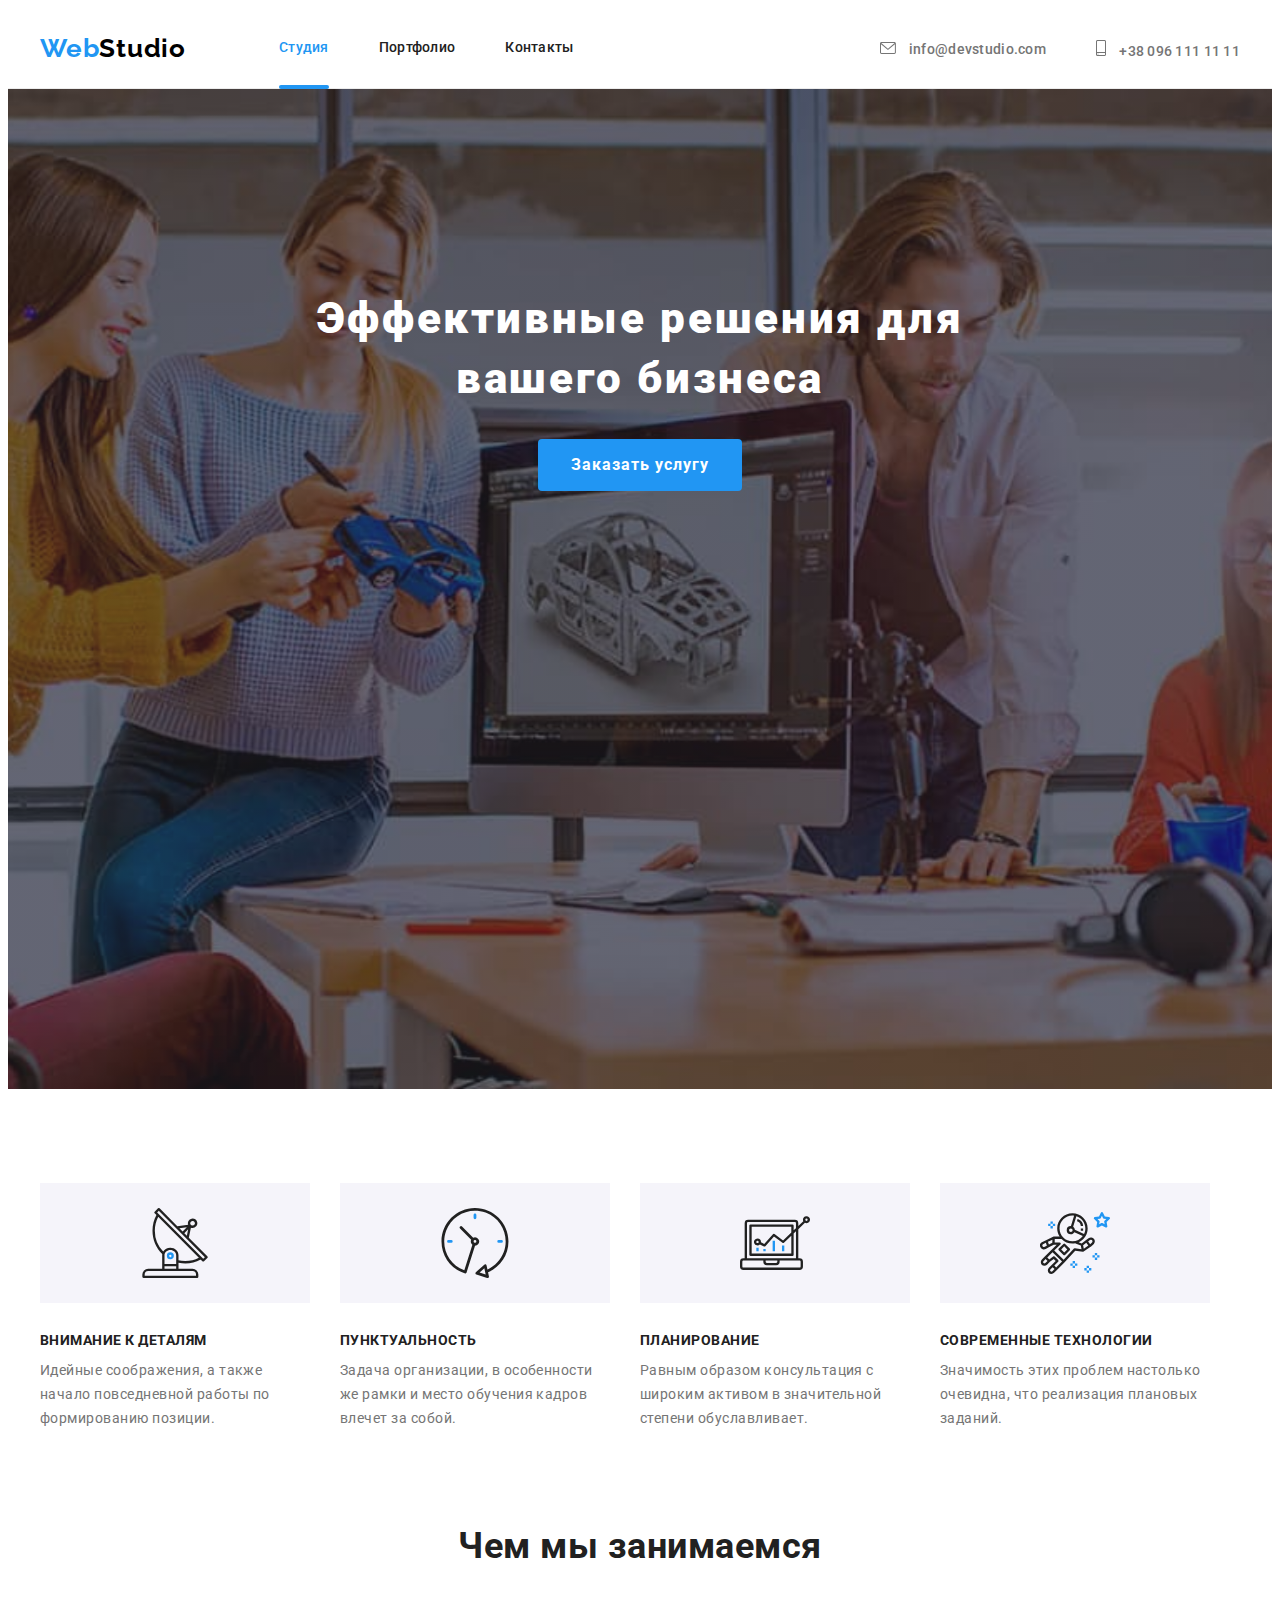
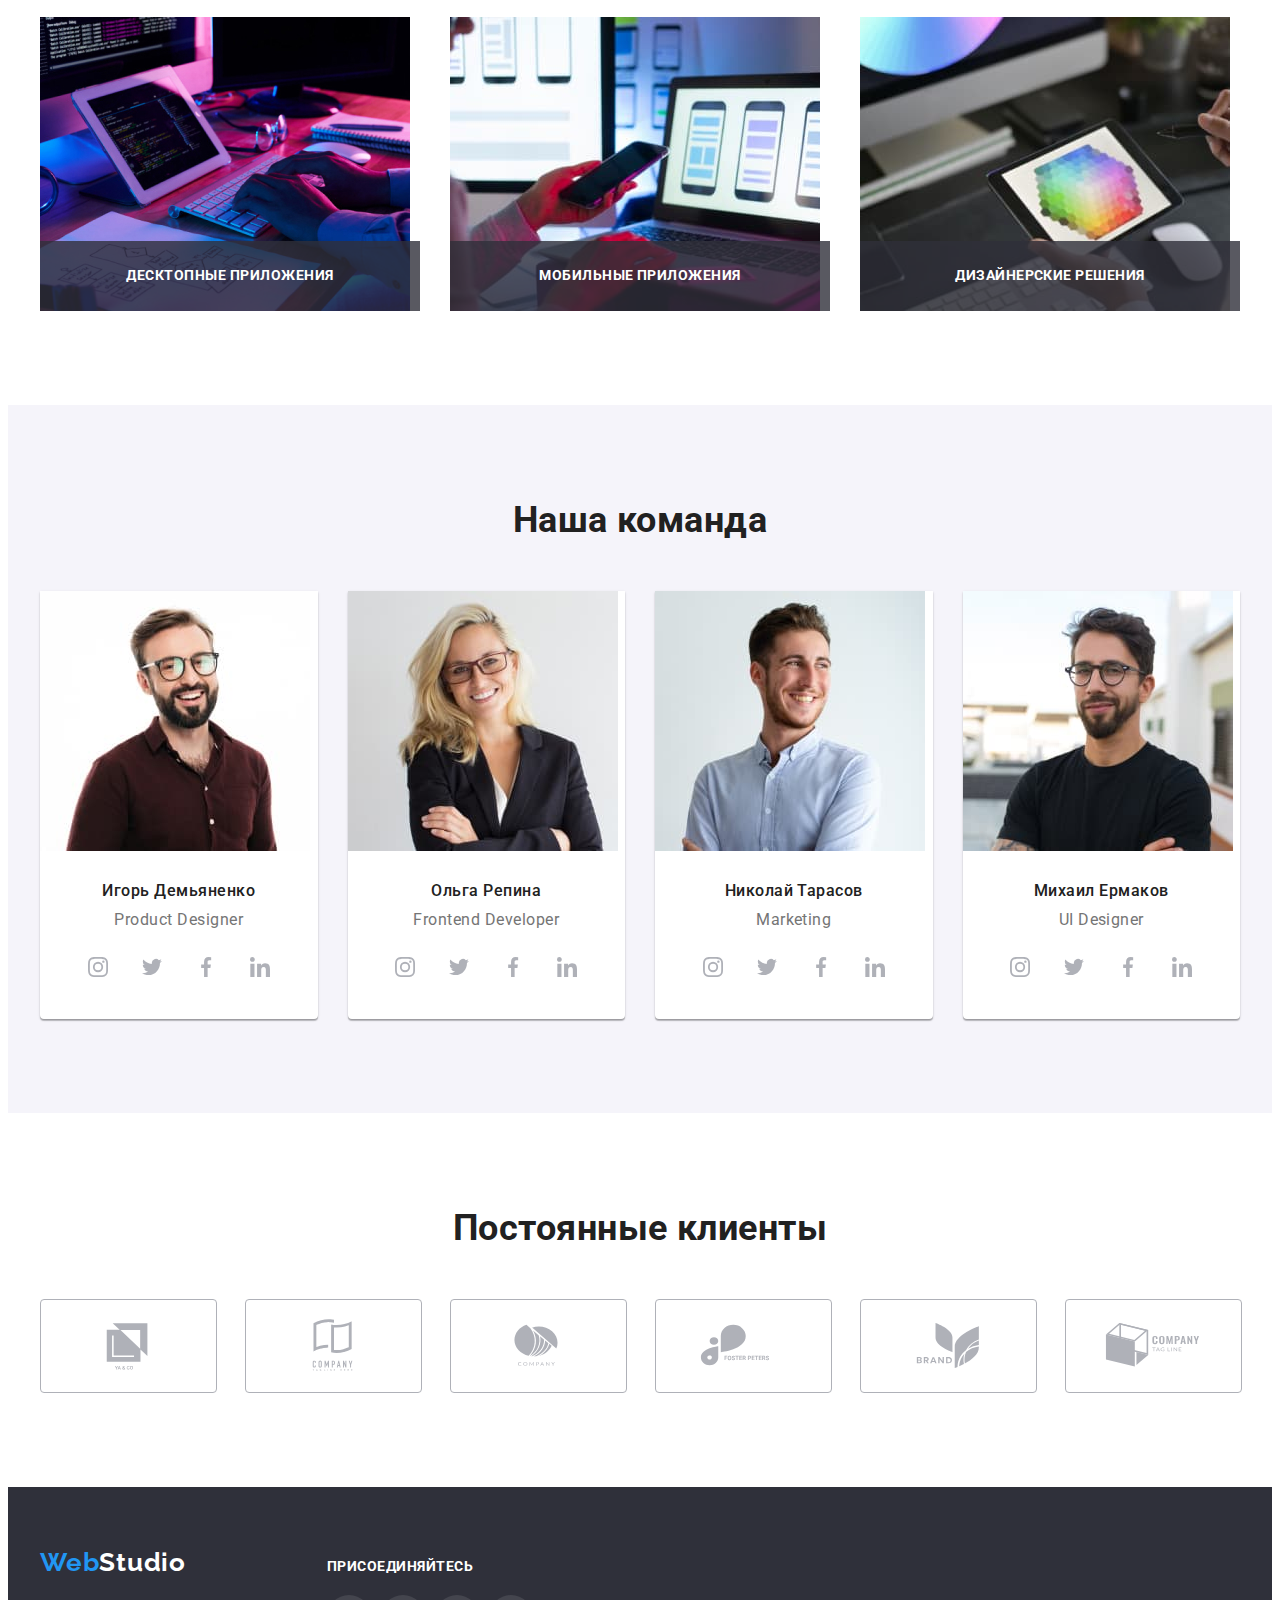
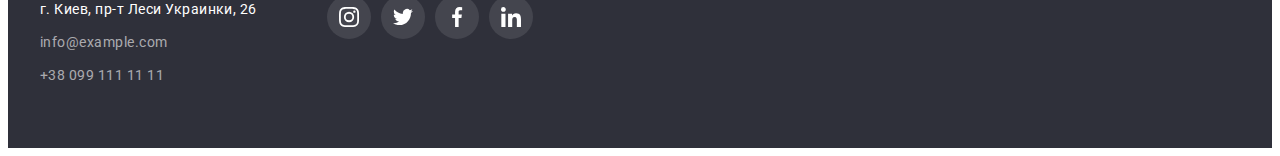
<file: index.html>
<!DOCTYPE html>
<html lang="ru">
<head>
    <meta charset="UTF-8">
    <meta http-equiv="X-UA-Compatible" content="IE=edge">
    <meta name="viewport" content="width=device-width, initial-scale=1.0">
    <title>WebStudio</title>
    <link rel="preconnect" href="https://fonts.googleapis.com">
    <link rel="preconnect" href="https://fonts.gstatic.com" crossorigin>
    <link href="https://fonts.googleapis.com/css2?family=Raleway:wght@700&family=Roboto:wght@400;500;700;900&display=swap"
        rel="stylesheet">
    <link rel="stylesheet" href="https://cdnjs.cloudflare.com/ajax/libs/modern-normalize/1.1.0/modern-normalize.min.css"
        integrity="sha512-wpPYUAdjBVSE4KJnH1VR1HeZfpl1ub8YT/NKx4PuQ5NmX2tKuGu6U/JRp5y+Y8XG2tV+wKQpNHVUX03MfMFn9Q=="
        crossorigin="anonymous" referrerpolicy="no-referrer" />
    <link rel="stylesheet" href="./css/style.css" />
</head>
<body>
    <header class="header">
        <div class="container">
            <nav class="header-nav">
                <a href="" lang="en" class="logo-web">Web<span lang="en" class="logo-studio">Studio</span>
                </a>
                <ul class="site-nav list">
                    <li class="item"><a href="./index.html" class="link current">Студия</a></li>
                    <li class="item"><a href="./portfolio.html" class="link">Портфолио</a></li>
                    <li class="item"><a href="" class="link">Контакты</a></li>
                </ul>
            </nav>
            <ul class="header-list list">
                <li class="item">
                    <a href="mailto:info@devstudio.com" class="link-mail">
                    <svg class="mail-icon" width="16" height="12">
                        <use href="./images/icons.svg#mail"></use>
                    </svg> 
                    info@devstudio.com</a>
                </li>
                <li class="item">
                    <a href="tel:+380961111111" class="link-tel">
                    <svg class="tel-icon" width="10" height="16">
                        <use href="./images/icons.svg#tel"></use>
                    </svg>
                    +38 096 111 11 11</a>
                </li>
            </ul>
        </div>
    </header>
    <main>
        <!--Герой-->
        <section class="hero">
            <div class="container">
                <h1 class="hero-title">Эффективные решения для вашего бизнеса</h1>
                <button type="button" class="hero-btn" data-modal-open>Заказать услугу</button>
                <div class="backdrop is-hidden" data-modal>
                    <div class="modal">
                        <button class="close-button" data-modal-close>
                            <svg class="close-icon" width="11" height="11">
                                <use href="./images/icons.svg#close"></use>
                            </svg>
                        </button>
                    </div>
                </div>
            </div>
        </section>
        <!--Особенности-->
        <section class="section features">
            <div class="container">
                <h2 class="visually-hidden">Особенности</h2>
                <ul class="feature-list list">
                    <li class="item">
                        <div class="feature-icons">
                            <svg class="icon" width="70" height="70">
                                <use href="images/icons.svg#antenna"></use>
                            </svg>
                        </div>
                        <h3 class="title">Внимание к деталям</h3>
                        <p class="text">Идейные соображения, а также начало повседневной работы по формированию позиции.</p>
                    </li>
                    <li class="item">
                        <div class="feature-icons">
                            <svg class="icon" width="70" height="70">
                                <use href="images/icons.svg#clock"></use>
                            </svg>
                        </div>
                        <h3 class="title">Пунктуальность</h3>
                        <p class="text">Задача организации, в особенности же рамки и место обучения кадров влечет за собой.</p>
                    </li>
                    <li class="item">
                        <div class="feature-icons">
                            <svg class="icon" width="70" height="70">
                                <use href="images/icons.svg#diagram"></use>
                            </svg>
                        </div>
                        <h3 class="title">Планирование</h3>
                        <p class="text">Равным образом консультация с широким активом в значительной степени обуславливает.</p>
                    </li>
                    <li class="item">
                        <div class="feature-icons">
                            <svg class="icon" width="70" height="70">
                                <use href="images/icons.svg#astronaut"></use>
                            </svg>
                        </div>
                        <h3 class="title">Современные технологии</h3>
                        <p class="text">Значимость этих проблем настолько очевидна, что реализация плановых заданий.</p>
                    </li>
                </ul>
            </div>
        </section>
        <!--Чем мы занимаемся-->
        <section class="section">
            <div class="container">
                <h2 class="section-title">Чем мы занимаемся</h2>
                <ul class="work-list list">
                    <li class="work-item">
                        <img 
                        src="./images/box1.jpg" 
                        alt="разработчик верстает сайт" 
                        width="370" 
                        height="294"
                        />
                        <p class="text">Десктопные приложения</p>
                    </li>
                    <li class="work-item">
                        <img 
                        src="./images/box2.jpg" 
                        alt="разработчик создаёт мобильное приложение" 
                        width="370" 
                        height="294" 
                        /> 
                        <p class="text">Мобильные приложения</p>
                    </li>
                    <li class="work-item">
                        <img
                        src="./images/box3.jpg" 
                        alt="дизайнер разрабатывает логотип сайта"
                        width="370" 
                        height="294"
                        />
                        <p class="text">Дизайнерские решения</p>
                    </li>
                </ul>
            </div>
        </section>
        <!--Наша команда-->
        <section class="section team">
            <div class="container">
                <h2 class="section-title">Наша команда</h2>
                <ul class="team-list list">
                    <li class="team-item">
                        <img 
                        src="./images/img1.jpg" 
                        alt="член команды"
                        width="270"
                        height="260"
                        />
                        <div class="team-item-content">
                            <h3 class="team-name">Игорь Демьяненко</h3>
                            <p lang="en" class="team-position">Product Designer</p>
                            <ul class="social-links list">
                                <li class="item"><a href="" class="team-social-link">
                                    <svg class="icon" width="20" height="20">
                                        <use href="./images/icons.svg#instagram"></use>
                                    </svg>
                                    </a>
                                </li>
                                <li class="item"><a href="" class="team-social-link">
                                    <svg class="icon" width="20" height="20">
                                        <use href="./images/icons.svg#twitter"></use>
                                    </svg>
                                    </a>
                                </li>
                                <li class="item"><a href="" class="team-social-link">
                                    <svg class="icon" width="20" height="20">
                                        <use href="./images/icons.svg#facebook"></use>
                                    </svg>
                                    </a>
                                </li>
                                <li class="item"><a href="" class="team-social-link">
                                    <svg class="icon" width="20" height="20">
                                        <use href="./images/icons.svg#linkedin"></use>
                                    </svg>
                                    </a>
                                </li>
                            </ul>
                        </div>
                    </li>
                    <li class="team-item">
                        <img 
                        src="./images/img2.jpg" 
                        alt="член команды"
                        width="270"
                        height="260" 
                        />
                        <div class="team-item-content">
                            <h3 class="team-name">Ольга Репина</h3>
                            <p lang="en" class="team-position">Frontend Developer</p>
                            <ul class="social-links list">
                                <li class="item"><a href="" class="team-social-link">
                                        <svg class="icon" width="20" height="20">
                                            <use href="./images/icons.svg#instagram"></use>
                                        </svg>
                                    </a>
                                </li>
                                <li class="item"><a href="" class="team-social-link">
                                        <svg class="icon" width="20" height="20">
                                            <use href="./images/icons.svg#twitter"></use>
                                        </svg>
                                    </a>
                                </li>
                                <li class="item"><a href="" class="team-social-link">
                                        <svg class="icon" width="20" height="20">
                                            <use href="./images/icons.svg#facebook"></use>
                                        </svg>
                                    </a>
                                </li>
                                <li class="item"><a href="" class="team-social-link">
                                        <svg class="icon" width="20" height="20">
                                            <use href="./images/icons.svg#linkedin"></use>
                                        </svg>
                                    </a>
                                </li>
                            </ul>
                        </div>
                    </li>
                    <li class="team-item">
                        <img 
                        src="./images/img3.jpg" 
                        alt="член команды"
                        width="270"
                        height="260"
                        />
                        <div class="team-item-content">
                            <h3 class="team-name">Николай Тарасов</h3>
                            <p lang="en" class="team-position">Marketing</p>
                            <ul class="social-links list">
                                <li class="item"><a href="" class="team-social-link">
                                        <svg class="icon" width="20" height="20">
                                            <use href="./images/icons.svg#instagram"></use>
                                        </svg>
                                    </a>
                                </li>
                                <li class="item"><a href="" class="team-social-link">
                                        <svg class="icon" width="20" height="20">
                                            <use href="./images/icons.svg#twitter"></use>
                                        </svg>
                                    </a>
                                </li>
                                <li class="item"><a href="" class="team-social-link">
                                        <svg class="icon" width="20" height="20">
                                            <use href="./images/icons.svg#facebook"></use>
                                        </svg>
                                    </a>
                                </li>
                                <li class="item"><a href="" class="team-social-link">
                                        <svg class="icon" width="20" height="20">
                                            <use href="./images/icons.svg#linkedin"></use>
                                        </svg>
                                    </a>
                                </li>
                            </ul>
                        </div>
                    </li>
                    <li class="team-item">
                        <img 
                        src="./images/img4.jpg" 
                        alt="член команды"
                        width="270"
                        height="260" 
                        />
                        <div class="team-item-content">
                            <h3 class="team-name">Михаил Ермаков</h3>
                            <p lang="en" class="team-position">UI Designer</p>
                            <ul class="social-links list">
                                <li class="item"><a href="" class="team-social-link">
                                        <svg class="icon" width="20" height="20">
                                            <use href="./images/icons.svg#instagram"></use>
                                        </svg>
                                    </a>
                                </li>
                                <li class="item"><a href="" class="team-social-link">
                                        <svg class="icon" width="20" height="20">
                                            <use href="./images/icons.svg#twitter"></use>
                                        </svg>
                                    </a>
                                </li>
                                <li class="item"><a href="" class="team-social-link">
                                        <svg class="icon" width="20" height="20">
                                            <use href="./images/icons.svg#facebook"></use>
                                        </svg>
                                    </a>
                                </li>
                                <li class="item"><a href="" class="team-social-link">
                                        <svg class="icon" width="20" height="20">
                                            <use href="./images/icons.svg#linkedin"></use>
                                        </svg>
                                    </a>
                                </li>
                            </ul>
                        </div>
                    </li>
                </ul>
            </div>
        </section>
        <!--Постоянные клиенты-->
        <section class="section">
            <div class="container">
                <h2 class="section-title">Постоянные клиенты</h2>
                <ul class="clients list">
                    <li class="item">
                        <a href="" class="client-link">
                            <svg class="client-icon" width="106" height="60">
                                <use href="images/icons.svg#client1"></use>
                            </svg>
                        </a>
                    </li>
                    <li class="item">
                        <a href="" class="client-link">
                            <svg class="client-icon" width="106" height="60">
                                <use href="images/icons.svg#client2"></use>
                            </svg>
                        </a>
                    </li>
                    <li class="item">
                        <a href="" class="client-link">
                            <svg class="client-icon" width="106" height="60">
                                <use href="images/icons.svg#client3"></use>
                            </svg>
                        </a>
                    </li>
                    <li class="item">
                        <a href="" class="client-link">
                            <svg class="client-icon" width="106" height="60">
                                <use href="images/icons.svg#client4"></use>
                            </svg>
                        </a>
                    </li>
                    <li class="item">
                        <a href="" class="client-link">
                            <svg class="client-icon" width="106" height="60">
                                <use href="images/icons.svg#client5"></use>
                            </svg>
                        </a>
                    </li>
                    <li class="item">
                        <a href="" class="client-link">
                            <svg class="client-icon" width="106" height="60">
                                <use href="images/icons.svg#client6"></use>
                            </svg>
                        </a>
                    </li>
                </ul>
            </div>
        </section>
    </main>
    <footer class="footer">
        <div class="container footer-container">
            <div class="address-container">
                <a href="" lang="en" class="logo-web">Web<span lang="en" class="logo-studio">Studio</span>
                </a>
                <address>
                    <ul class="address-list list">
                        <li class="item">
                            <a href="https://www.google.com/maps/d/viewer?msa=0&mid=10uSM3H-mIU3GznYo2szRIEphczw&ll=50.42732700000001%2C30.538092&z=17#:~:text=%3Ciframe%20src%3D%22https%3A//www.google.com/maps/d/embed%3Fmid%3D10uSM3H%2DmIU3GznYo2szRIEphczw%26ehbc%3D2E312F%22%20width%3D%22640%22%20height%3D%22480%22%3E%3C/iframe%3E"
                            target="_blank"
                            rel="noopener noreferrer nofollow"
                            class="link-address"
                            >г. Киев, пр-т Леси Украинки, 26
                            </a>
                        </li>
                        <li class="item">
                            <a href="mailto:info@example.com" class="link-mail">info@example.com</a>
                        </li>
                        <li class="item">
                            <a href="tel:+380991111111" class="link-tel">+38 099 111 11 11</a>
                        </li>
                    </ul>
                </address>
            </div>
            <div class="footer-socials">
                <p class="text">присоединяйтесь</p>
                <ul class="social-links list">
                    <li class="item">
                        <a href="" class="footer-social link">
                            <svg class="icon" width="20" height="20">
                                <use href="./images/icons.svg#instagram"></use>
                            </svg>
                        </a>
                    </li>
                    <li class="item">
                        <a href="" class="footer-social link">
                            <svg class="icon" width="20" height="20">
                                <use href="./images/icons.svg#twitter"></use>
                            </svg>
                        </a>
                    </li>
                    <li class="item">
                        <a href="" class="footer-social link">
                            <svg class="icon" width="20" height="20">
                                <use href="./images/icons.svg#facebook"></use>
                            </svg>
                        </a>
                    </li>
                    <li class="item">
                        <a href="" class="footer-social link">
                            <svg class="icon" width="20" height="20">
                                <use href="./images/icons.svg#linkedin"></use>
                            </svg>
                        </a>
                    </li>
                </ul>
            </div>
        </div>
    </footer>
    <script src="./js/modal.js"></script>
</body>
</html>
</file>
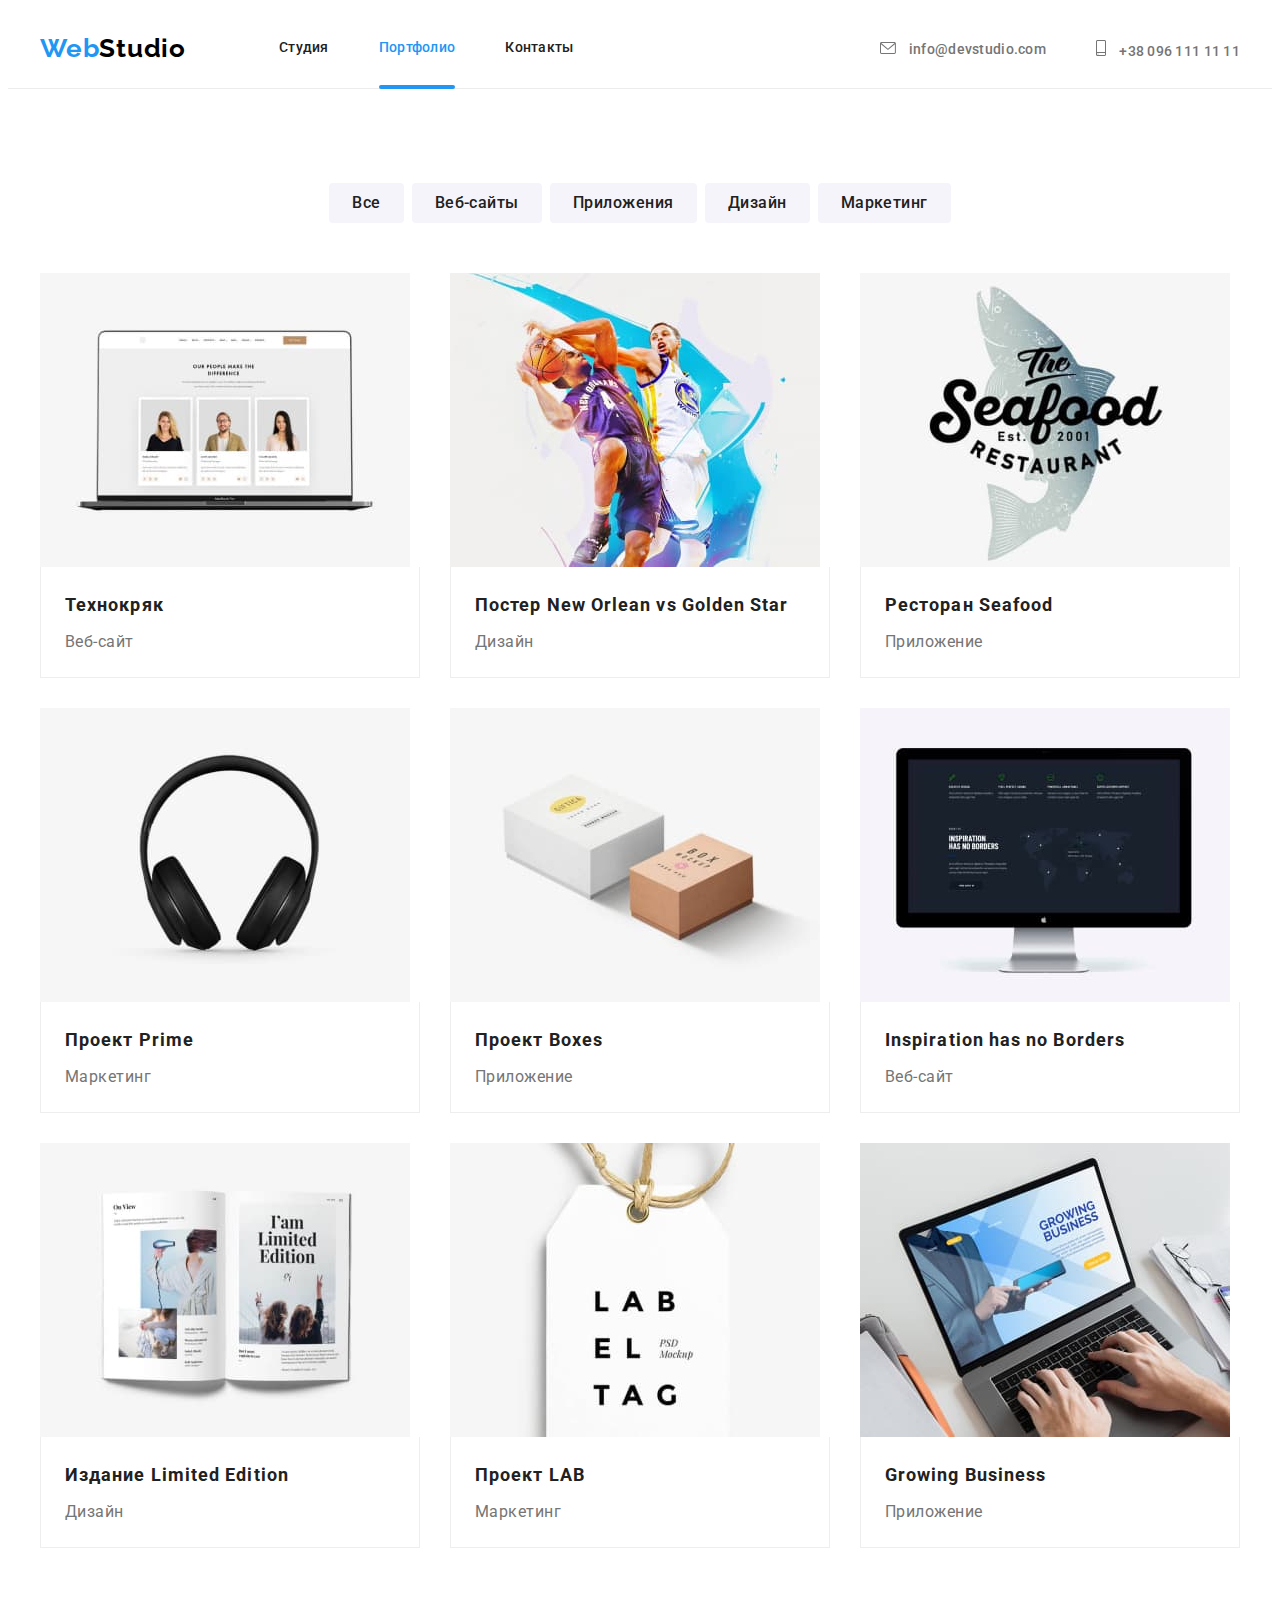
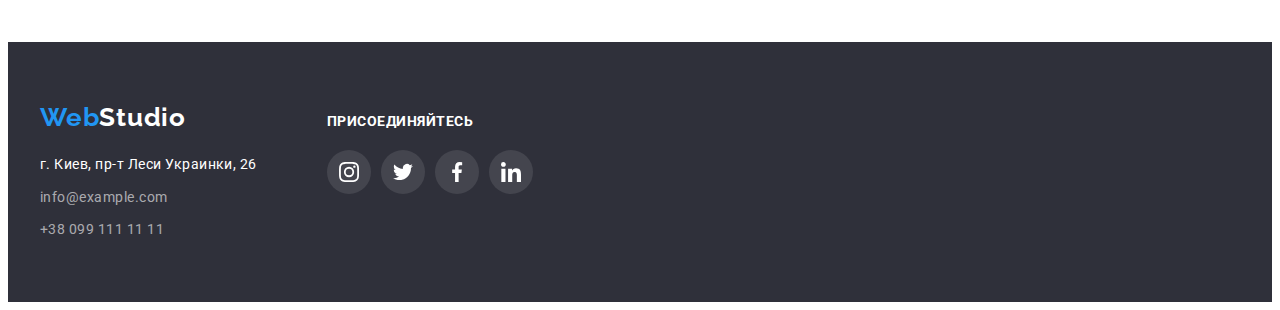
<file: portfolio.html>
<!DOCTYPE html>
<html lang="ru">
<head>
    <meta charset="UTF-8">
    <meta http-equiv="X-UA-Compatible" content="IE=edge">
    <meta name="viewport" content="width=device-width, initial-scale=1.0">
    <title>Portfolio</title>
    <link rel="preconnect" href="https://fonts.googleapis.com">
    <link rel="preconnect" href="https://fonts.gstatic.com" crossorigin>
    <link href="https://fonts.googleapis.com/css2?family=Raleway:wght@700&family=Roboto:wght@400;500;700;900&display=swap"
        rel="stylesheet">
    <link rel="stylesheet" href="https://cdnjs.cloudflare.com/ajax/libs/modern-normalize/1.1.0/modern-normalize.min.css"
        integrity="sha512-wpPYUAdjBVSE4KJnH1VR1HeZfpl1ub8YT/NKx4PuQ5NmX2tKuGu6U/JRp5y+Y8XG2tV+wKQpNHVUX03MfMFn9Q=="
        crossorigin="anonymous" referrerpolicy="no-referrer" />
    <link rel="stylesheet" href="./css/style.css" />
</head>
<body>
    <header class="header">
        <div class="container">
            <nav class="header-nav">
                <a href="" lang="en" class="logo-web">Web<span lang="en" class="logo-studio">Studio</span>
                </a>
                <ul class="site-nav list">
                    <li class="item"><a href="./index.html" class="link">Студия</a></li>
                    <li class="item"><a href="./portfolio.html" class="link current">Портфолио</a></li>
                    <li class="item"><a href="" class="link">Контакты</a></li>
                </ul>
            </nav>
            <ul class="header-list list">
                <li class="item">
                    <a href="mailto:info@devstudio.com" class="link-mail">
                        <svg class="mail-icon" width="16" height="12">
                            <use href="./images/icons.svg#mail"></use>
                        </svg>
                        info@devstudio.com</a>
                </li>
                <li class="item">
                    <a href="tel:+380961111111" class="link-tel">
                        <svg class="tel-icon" width="10" height="16">
                            <use href="./images/icons.svg#tel"></use>
                        </svg>
                        +38 096 111 11 11</a>
                </li>
            </ul>
        </div>
    </header>
    <main>
        <section class="section">
            <div class="container">
                <h1 class="visually-hidden">Наши проекты</h1>
                <ul class="filters list">
                    <li class="item"><button type="button" class="button">Все</button></li>
                    <li class="item"><button type="button" class="button">Веб-сайты</button></li>
                    <li class="item"><button type="button" class="button">Приложения</button></li>
                    <li class="item"><button type="button" class="button">Дизайн</button></li>
                    <li class="item"><button type="button" class="button">Маркетинг</button></li>
                </ul>
                <ul class="project-list list">
                    <li class="project-item">
                        <a href="" class="project-item-link">
                            <div class="project-overlay">
                                <img 
                                src="./images/project1.jpg" 
                                alt
                                width="370"
                                height="294"/>
                                <p class="text-overlay">Технокряк это современная площадка распространения коронавируса. Компании используют эту
                                    платформу для цифрового шпионажа и атак на защищённые сервера конкурентов.</p>
                            </div>
                            <div class="project-item-content">
                                <h2 class="title">Технокряк</h2>
                                <p class="text">Веб-сайт</p>
                            </div>
                        </a>
                    </li>
                    <li class="project-item">
                        <a href="" class="project-item-link">
                            <div class="project-overlay">
                                <img 
                                src="./images/project2.jpg" 
                                alt="постер баскетболистов"
                                width="370"
                                height="294"/>
                                <p class="text-overlay">Технокряк это современная площадка распространения коронавируса. Компании используют эту
                                    платформу для цифрового шпионажа и атак на защищённые сервера конкурентов.</p>
                            </div>
                            <div class="project-item-content">
                                <h2 class="title">Постер <span lang="en">New Orlean vs Golden Star</span></h2>
                                <p class="text">Дизайн</p>
                            </div>
                        </a>
                    </li>
                    <li class="project-item">
                        <a href="" class="project-item-link">
                            <div class="project-overlay">
                                <img 
                                src="./images/project3.jpg" 
                                alt="логотип морского ресторана"
                                width="370"
                                height="294"/>
                                <p class="text-overlay">Технокряк это современная площадка распространения коронавируса. Компании используют эту
                                    платформу для цифрового шпионажа и атак на защищённые сервера конкурентов.</p>
                            </div>
                            <div class="project-item-content">
                                <h2 class="title">Ресторан <span lang="en">Seafood</span></h2>
                                <p class="text">Приложение</p>
                            </div>
                        </a>
                    </li>
                    <li class="project-item">
                        <a href="" class="project-item-link">
                            <div class="project-overlay">
                                <img 
                                src="./images/project4.jpg" 
                                alt="беспроводные наушники"
                                width="370"
                                height="294"/>
                                <p class="text-overlay">Технокряк это современная площадка распространения коронавируса. Компании используют эту
                                    платформу для цифрового шпионажа и атак на защищённые сервера конкурентов.</p>
                            </div>
                            <div class="project-item-content">
                                <h2 class="title">Проект <span lang="en">Prime</span></h2>
                                <p class="text">Маркетинг</p>
                            </div>
                        </a>
                    </li>
                    <li class="project-item">
                        <a href="" class="project-item-link">
                            <div class="project-overlay">
                                <img 
                                src="./images/project5.jpg" 
                                alt="белая и коричневая коробки"
                                width="370"
                                height="294"/>
                                <p class="text-overlay">Технокряк это современная площадка распространения коронавируса. Компании используют эту
                                    платформу для цифрового шпионажа и атак на защищённые сервера конкурентов.</p>
                            </div>
                            <div class="project-item-content">
                                <h2 class="title">Проект <span lang="en">Boxes</span></h2>
                                <p class="text">Приложение</p>
                            </div>
                        </a>
                    </li>
                    <li class="project-item">
                        <a href="" class="project-item-link">
                            <div class="project-overlay">
                                <img 
                                src="./images/project6.jpg" 
                                alt="монитор"
                                width="370"
                                height="294"/>
                                <p class="text-overlay">Технокряк это современная площадка распространения коронавируса. Компании используют эту
                                    платформу для цифрового шпионажа и атак на защищённые сервера конкурентов.</p>
                            </div>
                            <div class="project-item-content">
                                <h2 lang="en" class="title">Inspiration has no Borders</h2>
                                <p class="text">Веб-сайт</p>
                            </div>
                        </a>
                    </li>
                    <li class="project-item">
                        <a href="" class="project-item-link">
                            <div class="project-overlay">
                                <img 
                                src="./images/project7.jpg" 
                                alt="раскрытая книга"
                                width="370"
                                height="294"/>
                                <p class="text-overlay">Технокряк это современная площадка распространения коронавируса. Компании используют эту
                                    платформу для цифрового шпионажа и атак на защищённые сервера конкурентов.</p>
                            </div>
                            <div class="project-item-content">
                                <h2 class="title">Издание <span lang="en">Limited Edition</span></h2>
                                <p class="text">Дизайн</p>
                            </div>
                        </a>
                    </li>
                    <li class="project-item">
                        <a href="" class="project-item-link">
                            <div class="project-overlay">
                                <img 
                                src="./images/project8.jpg" 
                                alt="белая бирка с латинскими буквами"
                                width="370"
                                height="294"/>
                                <p class="text-overlay">Технокряк это современная площадка распространения коронавируса. Компании используют эту
                                    платформу для цифрового шпионажа и атак на защищённые сервера конкурентов.</p>
                            </div>
                            <div class="project-item-content">
                                <h2 class="title">Проект <span lang="en">LAB</span></h2>
                                <p class="text">Маркетинг</p>
                            </div>
                        </a>
                    </li>
                    <li class="project-item">
                        <a href="" class="project-item-link">
                            <div class="project-overlay">
                                <img 
                                src="./images/project9.jpg" 
                                alt="разработчик пишет приложение на ноутбуке"
                                width="370"
                                height="294"/>
                                <p class="text-overlay">Технокряк это современная площадка распространения коронавируса. Компании используют эту
                                    платформу для цифрового шпионажа и атак на защищённые сервера конкурентов.</p>
                            </div>
                            <div class="project-item-content">
                                <h2 lang="en" class="title">Growing Business</h2>
                                <p class="text">Приложение</p>
                            </div>
                        </a>
                    </li>
                </ul>
            </div>
        </section>
    </main>
    <footer class="footer">
        <div class="container footer-container">
            <div class="address-container">
                <a href="" lang="en" class="logo-web">Web<span lang="en" class="logo-studio">Studio</span>
                </a>
                <address>
                    <ul class="address-list list">
                        <li class="item">
                            <a href="https://www.google.com/maps/d/viewer?msa=0&mid=10uSM3H-mIU3GznYo2szRIEphczw&ll=50.42732700000001%2C30.538092&z=17#:~:text=%3Ciframe%20src%3D%22https%3A//www.google.com/maps/d/embed%3Fmid%3D10uSM3H%2DmIU3GznYo2szRIEphczw%26ehbc%3D2E312F%22%20width%3D%22640%22%20height%3D%22480%22%3E%3C/iframe%3E"
                                target="_blank" rel="noopener noreferrer nofollow" class="link-address">г. Киев, пр-т Леси
                                Украинки, 26
                            </a>
                        </li>
                        <li class="item">
                            <a href="mailto:info@example.com" class="link-mail">info@example.com</a>
                        </li>
                        <li class="item">
                            <a href="tel:+380991111111" class="link-tel">+38 099 111 11 11</a>
                        </li>
                    </ul>
                </address>
            </div>
            <div class="footer-socials">
                <p class="text">присоединяйтесь</p>
                <ul class="social-links list">
                    <li class="item">
                        <a href="" class="footer-social link">
                            <svg class="icon" width="20" height="20">
                                <use href="./images/icons.svg#instagram"></use>
                            </svg>
                        </a>
                    </li>
                    <li class="item">
                        <a href="" class="footer-social link">
                            <svg class="icon" width="20" height="20">
                                <use href="./images/icons.svg#twitter"></use>
                            </svg>
                        </a>
                    </li>
                    <li class="item">
                        <a href="" class="footer-social link">
                            <svg class="icon" width="20" height="20">
                                <use href="./images/icons.svg#facebook"></use>
                            </svg>
                        </a>
                    </li>
                    <li class="item">
                        <a href="" class="footer-social link">
                            <svg class="icon" width="20" height="20">
                                <use href="./images/icons.svg#linkedin"></use>
                            </svg>
                        </a>
                    </li>
                </ul>
            </div>
        </div>
    </footer>
</body>
</html>
</file>
<file: css/style.css>
/* цвет основного текста: #757575 */
/* цвет вторичного текста: #212121 */
/* акцент: #2196F3 */
/* белый цвет: #FFFFFF */
/* черный цвет: #000000 */
/* вторичный цвет фона страницы: #F5F4FA */
/* цвет фона герой: #C4C4C4 */
/* цвет градиента герой: rgba(47, 48, 58, 0.4) */ 
/* цвет фона футера: #2F303A */
/* цвет фона кнопки заказать услугу: #188CE8 */
/* цвет текста почты и телефона в футере: rgba(255, 255, 255, 0.6) */
/* цвет канта карточек проекта: #EEEEEEE */
/* цвет границы хэдера: #ECECEC */
/* цвет иконок социальных сетей в нашей команде: #AFB1B8 */
/* цвет фона иконок футера: rgba(255, 255, 255, 0.1) */
/* цвет фона label: rgba(47, 48, 58, 0.8) */
/* цвет фона overlay модального окна: rgba(0, 0, 0, 0.2) */
/* цвет фона overlay карточки проекта: rgba(33, 150, 243, 0.9) */

/* отступ между карточками: 30px */
/* функция временного перехода: cubic-bezier(0.4, 0, 0.2, 1) */

/* -----Общие стили----- */
:root {
    --primary-text-color: #757575;
    --title-text-color:  #212121;
    --accent-color: #2196F3;
    --white-color: #FFFFFF;
    --black-color: #000000;
    --secondary-background-color: #F5F4FA;
    --background-color-hero: #C4C4C4;
    --background-color-gradient: rgba(47, 48, 58, 0.4);
    --background-footer-color: #2F303A;
    --background-color-btn-order: #188CE8;
    --text-adress-color: rgba(255, 255, 255, 0.6);
    --border-project-color: #EEEEEE;
    --border-header-color: #ECECEC;
    --icon-color: #AFB1B8;
    --icon-background-footer: rgba(255, 255, 255, 0.1);
    --background-color-label: rgba(47, 48, 58, 0.8);
    --background-overlay-modal: rgba(0, 0, 0, 0.2);
    --overlay-project-card: rgba(33, 150, 243, 0.9);

    --card-gap: 30px;
    --timing-function: cubic-bezier(0.4, 0, 0.2, 1);
}

p, h1, h2, h3, h4, h5, h6 {
    margin: 0;
}

img {
    display: block; 
    max-width: 100%;
    height: auto;
}

body {
    background-color: var(--white-color);
    color: var(--primary-text-color);
    font-family: "Roboto", sans-serif;
    letter-spacing: 0.03em;
}

.list {
    list-style: none;
    margin: 0;
    padding: 0;
}

a {
    text-decoration: none;
}

.container {
    width: 1200px;
    padding-left: 15px;
    padding-right: 15px;
    margin-right: auto;
    margin-left: auto;
}

.visually-hidden {
    position: absolute;
    white-space: nowrap;
    width: 1px;
    height: 1px;
    overflow: hidden;
    border: 0;
    padding: 0;
    clip: rect(0 0 0 0);
    clip-path: inset(50%);
    margin: -1px;
}

/*-----Стили вебстудии----- */

/* Верхняя линия */

.header {
    border-bottom: 1px solid var(--border-header-color);
}

.header .container {
    display: flex;
    align-items: center;
}

.header-nav {
    display: flex;
    align-items: center;
}

.logo-web, .logo-studio {
    color: var(--accent-color);
    font-family: Raleway;
    font-weight: 700;
    font-size: 26px;
    line-height: 1.19;
    letter-spacing: 0.03em;
}

.logo-studio {
    color: var(--black-color);
}

.site-nav {
    display: flex;
    margin-left: 93px;
    align-items: center;
}

.site-nav .item + .item {
    margin-left: 50px;
}

.site-nav .link {
    display: block;
    padding-top: 32px;
    padding-bottom: 32px;

    color: var(--title-text-color);
    font-weight: 500;
    font-size: 14px;
    line-height: 1.14;
    letter-spacing: 0.02em;

    transition: color 250ms var(--timing-function);
}

.site-nav .link:hover, .site-nav .link:focus {
    color: var(--accent-color);
}

.site-nav .link.current {
    position: relative;
    color: var(--accent-color);
}

.site-nav .link.current::after {
    content: '';
    position: absolute;
    left: 0;
    bottom: -1px;

    width: 100%;
    height: 4px;
    border-radius: 2px;
    background-color: var(--accent-color);
}

.header-list {
    display: flex;
    margin-left: auto;
    align-items: center;
}

.header-list .item + .item {
    margin-left: 50px;
}

.header-list .link-mail, .header-list .link-tel {
    display: block;
    padding-top: 32px;
    padding-bottom: 32px;

    color: var(--primary-text-color);
    font-weight: 500;
    font-size: 14px;
    line-height: 1.14px;
    letter-spacing: 0.02em;

    transition: color 250ms var(--timing-function);
}

.header-list .link-mail:hover, .header-list .link-mail:focus {
    color: var(--accent-color);
}

.mail-icon {
    margin-right: 10px;
    fill: currentColor;
}

.header-list .link-tel:hover, .header-list .link-tel:focus {
    color: var(--accent-color);
}

.tel-icon {
    margin-right: 10px;
    fill: currentColor;
}

/* Герой */

.hero {
    max-width: 1600px;
    height: 600px;
    padding-top: 200px;
    padding-bottom: 200px;
    margin-right: auto;
    margin-left: auto;

    background-color: var(--background-color-hero);  
    background-image: linear-gradient(to right, var(--background-color-gradient), var(--background-color-gradient)), 
    url(../images/hero.jpg);
    background-repeat: no-repeat;
    background-position: center;
    background-size: cover;
    text-align: center;
}

.hero-title {
    width: 696px;
    margin-right: auto;
    margin-left: auto;
    margin-bottom: 30px;

    color: var(--white-color);
    font-weight: 900;
    font-size: 44px;
    line-height: 1.36;
    text-align: center;
    letter-spacing: 0.06em;
}

.hero-btn {
    display: inline-block;
    min-width: 200px;
    border: 1px solid transparent;
    border-radius: 4px;
    padding: 10px 32px;
    cursor: pointer;

    background-color: var(--accent-color);
    color: var(--white-color);
    font-family: inherit;
    font-weight: 700;
    font-size: 16px;
    line-height: 1.87;
    text-align: center;
    letter-spacing: 0.06em;

    transition: background-color 250ms var(--timing-function);
}

.hero-btn:hover, .hero-btn:focus {
    background-color: var(--background-color-btn-order);
}

.backdrop {
    position: fixed;
    top: 0;
    left: 0;

    width: 100vw;
    height: 100vh;
    background-color: var(--background-overlay-modal);
    opacity: 1;

    transition: opacity 250ms var(--timing-function),
    visibility 250ms var(--timing-function);
}

.backdrop.is-hidden {
    opacity: 0;
    pointer-events: none;
    visibility: hidden;
}

.backdrop.is-hidden .modal {
    transform: translate(-50%, -50%) scale(0.5);

}

.modal {
    position: absolute;
    top: 50%;
    left: 50%;
    transform: translate(-50%, -50%) scale(1);

    width: 528px;
    min-height: 581px;
    border-radius: 4px;

    background-color: var(--white-color);
    box-shadow: 0px 1px 3px rgba(0, 0, 0, 0.12), 
    0px 1px 1px rgba(0, 0, 0, 0.14), 
    0px 2px 1px rgba(0, 0, 0, 0.2);

    transition: transform 250ms var(--timing-function),
    box-shadow 250ms var(--timing-function);
}

.close-button {
    position: absolute;
    top: 8px;
    right: 8px;

    width: 30px;
    height: 30px;
    border: 1px solid rgba(0, 0, 0, 0.1);
    border-radius: 50%;
    cursor: pointer;
    background-color: transparent;
}

/* Section */

.section {
    padding-top: 94px;
    padding-bottom: 94px;
}

.section-title {
    margin-bottom: 50px;

    color: var(--title-text-color);
    font-size: 36px;
    line-height: 1.17;
    text-align: center;    
}

/* Особенности */

.section.features {
    padding-bottom: 0;
}

.feature-list {
    display: flex;
}

.feature-list .item {
    width: 270px;
}

.feature-list .item + .item {
    margin-left: var(--card-gap);
}

.feature-icons {
    display: flex;
    width: 100%;
    height: 120px;
    justify-content: center;
    align-items: center;
    margin-bottom: var(--card-gap);
    background-color: var(--secondary-background-color);
}

.feature-list .title {
    margin-bottom: 10px;

    color: var(--title-text-color);
    font-size: 14px;
    line-height: 1.14;
    text-transform: uppercase;
}

.feature-list .text {
    font-size: 14px;
    line-height: 1.71;
}

/* Чем мы занимаемся */

.work-list {
    display: flex;
    margin-left:calc(-1 * var(--card-gap));
}

.work-item {
    position: relative;
    flex-basis: calc(100% / 3 - var(--card-gap));
    margin-left: var(--card-gap);
    z-index: -1;
}

.work-item > .text {
    position: absolute;
    left: 0;
    bottom: 0;

    width: 100%;
    padding-top: 27px;
    padding-bottom: 27px;

    font-weight: 700;
    font-size: 14px;
    line-height: 1.14;
    text-align: center;
    text-transform: uppercase;
    background-color: var(--background-color-label);
    color: var(--white-color);
}

/* Наша команда */

.team {
    background-color: var(--secondary-background-color);
    margin-right: auto;
    margin-left: auto;
}

.team-list {
    display: flex;
    margin-left: calc(-1 * var(--card-gap));
}

.team-item {
    flex-basis: calc(100% / 4 - var(--card-gap));
    box-shadow: 0px 1px 3px rgba(0, 0, 0, 0.12),
    0px 1px 1px rgba(0, 0, 0, 0.14),
    0px 2px 1px rgba(0, 0, 0, 0.2);
    border-radius: 0px 0px 4px 4px;
    margin-left: var(--card-gap);

    background-color: var(--white-color);
}

.team-item-content {
    padding-top: 30px;
    padding-bottom: 30px;
}

.team-name {
    margin-bottom: 10px;

    color: var(--title-text-color);
    font-weight: 500;
    font-size: 16px;
    line-height: 1.19;
    text-align: center;
}

.team-position {
    font-size: 16px;
    line-height: 1.19;
    text-align: center;
    margin-bottom: 16px;
}

.social-links {
    display: flex;
    justify-content: center;
}

.social-links .item + .item {
    margin-left: 10px;
}

.team-social-link {
    display: flex;
    width: 44px;
    height: 44px;
    justify-content: center;
    align-items: center;
    border-radius: 50%;
    
    color: var(--icon-color);

    transition: color 250ms var(--timing-function), 
    background-color 250ms var(--timing-function);
}

.team-social-link:hover, .team-social-link:focus {
    color: var(--white-color);
    background-color: var(--accent-color);
}

.team-social-link .icon {
    fill: currentColor;
}

/* Постоянные клиенты */

.clients {
    display: flex;
    margin-left: calc(-1 * var(--card-gap));
}

.clients .item {
    flex-basis: calc(100% / 6 - var(--card-gap));
    margin-left: var(--card-gap);
}

.client-link {
    display: flex;
    width: 100%;
    height: 92px;
    justify-content: center;
    align-items: center;
    border: 1px solid var(--icon-color);
    border-radius: 4px;

    color: var(--icon-color);

    transition: color 250ms var(--timing-function), 
    border 250ms var(--timing-function);
}

.client-link:hover, .client-link:focus {
    border: 1px solid var(--accent-color);
    color: var(--accent-color);
}

.client-icon {
    fill: currentColor;
}

/* Footer */

.footer {
    padding-top: 60px;
    padding-bottom: 60px;

    background-color: var(--background-footer-color);
}

.footer-container {
    display: flex;
    align-items: baseline;
}

.footer a {
    display: block;
}

.address-container {
    margin-right: 70px;
}

.footer .logo-web, .footer .logo-studio {
    margin-bottom: 20px;
    color:  var(--accent-color);
    font-family: Raleway;
    font-style: normal;
    font-weight: 700;
    font-size: 26px;
    line-height: 1.19;
    letter-spacing: 0.03em;
}

.footer .logo-studio {
    color: var(--white-color);
}

.address-list .item:not(:last-child) {
    margin-bottom: 9px;
}

.link-address {
    color: var(--white-color);
    font-style: normal;
    font-size: 14px;
    line-height: 1.71;

    transition: color 250ms var(--timing-function);
}

.link-address:hover, .link-address:focus {
    color: var(--accent-color);
}

.address-list .link-mail {
    color: var(--text-adress-color);
    font-style: normal;
    font-size: 14px;
    line-height: 1.71;

    transition: color 250ms var(--timing-function);
} 

.address-list .link-mail:hover, .address-list .link-mail:focus {
    color: var(--accent-color);
}

.address-list .link-tel {
    color: var(--text-adress-color);
    font-style: normal;
    font-size: 14px;
    line-height: 1.71;

    transition: color 250ms var(--timing-function);
} 

.address-list .link-tel:hover, .address-list .link-tel:focus {
    color: var(--accent-color);
}


.footer-socials .text {
    margin-bottom: 20px;

    font-weight: 700;
    font-size: 14px;
    line-height: 1.14;
    text-transform: uppercase;
    color: var(--white-color);
}

.footer-social.link {
    display: flex;
    width: 44px;
    height: 44px;
    border-radius: 50%;
    justify-content: center;
    align-items: center;

    background-color: var(--icon-background-footer);
    color: var(--white-color);

    transition: background-color 250ms var(--timing-function);
}

.footer-social.link:hover, .footer-social.link:focus {
    background-color: var(--accent-color);
}

.footer-social .icon {
    fill: currentColor;
}


/*-----Стили страницы портфолио----- */

/* Фильтры */

.filters {
    display: flex;
    justify-content: center;
    margin-bottom: 50px;
}

.filters .item + .item {
    margin-left: 8px;
}

.filters .button {
    display: inline-block;
    border: 1px solid transparent;
    border-radius: 4px;
    min-width: 73px;
    padding: 6px 22px;
    cursor: pointer;

    background-color: var(--secondary-background-color);
    color: var(--title-text-color);
    font-family: inherit;
    font-weight: 500;
    font-size: 16px;
    line-height: 1.62;
    text-align: center;
    letter-spacing: 0.03em;

    transition: background-color 250ms var(--timing-function),
    color 250ms var(--timing-function),
    box-shadow 250ms var(--timing-function);
}

.filters .button:hover, .filters .button:focus {
    background-color: var(--accent-color);
    color: var(--white-color);
    box-shadow: 0px 3px 1px rgba(0, 0, 0, 0.1), 
    0px 1px 2px rgba(0, 0, 0, 0.08), 
    0px 2px 2px rgba(0, 0, 0, 0.12);
}

/* Проекты */

.project-list {
    display: flex;
    flex-wrap: wrap;
    margin-top: calc(-1 * var(--card-gap));
    margin-left: calc(-1 * var(--card-gap));
}

.project-item {
    flex-basis: calc(100% / 3 - var(--card-gap));
    margin-top: var(--card-gap);
    margin-left: var(--card-gap);
    background-color: var(--white-color);
}

.project-item-link {
    display: block;
    transition: box-shadow 250ms var(--timing-function);
}

.project-item-link:hover, .project-item-link:focus {
    box-shadow: 0px 1px 1px rgba(0, 0, 0, 0.12), 
    0px 4px 4px rgba(0, 0, 0, 0.06), 
    1px 4px 6px rgba(0, 0, 0, 0.16);
}

.project-overlay {
    position: relative;
    overflow: hidden;
}

.text-overlay {
    position: absolute;
    top: 0;
    left: 0;

    width: 100%;
    height: 101%;
    padding: 63px 24px;

    font-size: 18px;
    line-height: 1.56;
    color: var(--white-color);
    background-color: var(--overlay-project-card);

    transform: translateY(100%);
    transition: transform 250ms var(--timing-function);
}

.project-item-link:hover .text-overlay, .project-item-link:focus .text-overlay {
    transform: translateY(0);
}

.project-item-content {
    padding: 20px 24px;
    border-right: 1px solid var(--border-project-color);
    border-bottom: 1px solid var(--border-project-color);
    border-left: 1px solid var(--border-project-color);
}

.project-item-content .title {
    margin-bottom: 4px;

    color: var(--title-text-color);
    font-size: 18px;
    line-height: 2;
    letter-spacing: 0.06em;
}

.project-item-content .text {
    color: var(--primary-text-color);
    font-size: 16px;
    line-height: 1.87;
}
</file>
